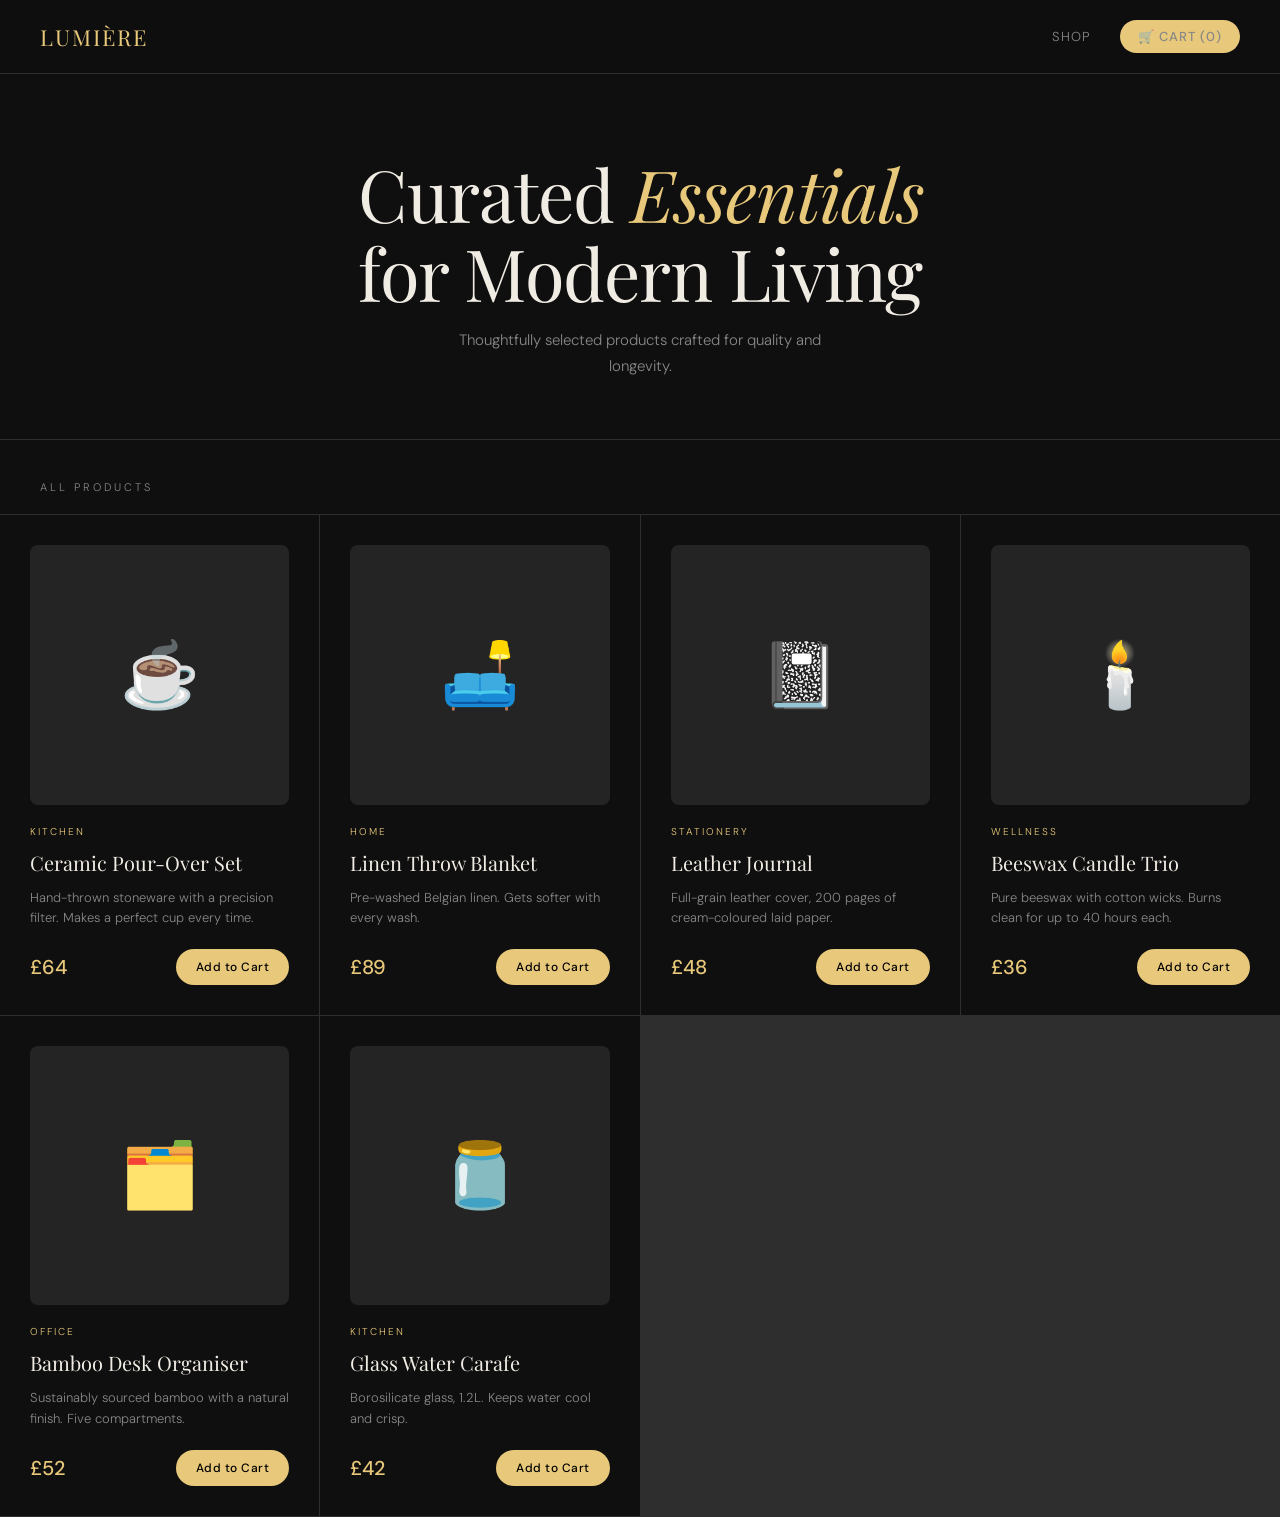
<file: index.html>
<!DOCTYPE html>
<html lang="en">
<head>
  <meta charset="UTF-8" />
  <meta name="viewport" content="width=device-width, initial-scale=1.0" />
  <title>Lumière — Premium Shop</title>
  <link rel="stylesheet" href="style.css" />
</head>
<body>

  <!-- TEALIUM TAG WILL GO HERE (Step 3) -->
  <script type="text/javascript">
var utag_data = {
  page_type    : "home",
  site_section : "shop"

}
</script>
<!-- Loading script asynchronously -->
<script type="text/javascript">
    (function(a,b,c,d){
    a='https://tags.tiqcdn.com/utag/analyticsintelligence-training/main/dev/utag.js';
    b=document;c='script';d=b.createElement(c);d.src=a;d.type='text/java'+c;d.async=true;
    a=b.getElementsByTagName(c)[0];a.parentNode.insertBefore(d,a);
    })();
</script>

  <nav>
    <div class="nav-logo">LUMIÈRE</div>
    <div class="nav-links">
      <a href="index.html">Shop</a>
      <a href="cart.html" class="cart-icon">🛒 Cart (<span id="cart-count">0</span>)</a>
    </div>
  </nav>

  <section class="hero">
    <h1>Curated <span>Essentials</span><br>for Modern Living</h1>
    <p>Thoughtfully selected products crafted for quality and longevity.</p>
  </section>

  <div class="section-label">All Products</div>

  <div class="product-grid" id="product-grid"></div>

  <div class="toast" id="toast"></div>

  <script>
    const products = [
      { id: 1, name: "Ceramic Pour-Over Set", category: "Kitchen", price: 64, emoji: "☕", desc: "Hand-thrown stoneware with a precision filter. Makes a perfect cup every time." },
      { id: 2, name: "Linen Throw Blanket", category: "Home", price: 89, emoji: "🛋️", desc: "Pre-washed Belgian linen. Gets softer with every wash." },
      { id: 3, name: "Leather Journal", category: "Stationery", price: 48, emoji: "📓", desc: "Full-grain leather cover, 200 pages of cream-coloured laid paper." },
      { id: 4, name: "Beeswax Candle Trio", category: "Wellness", price: 36, emoji: "🕯️", desc: "Pure beeswax with cotton wicks. Burns clean for up to 40 hours each." },
      { id: 5, name: "Bamboo Desk Organiser", category: "Office", price: 52, emoji: "🗂️", desc: "Sustainably sourced bamboo with a natural finish. Five compartments." },
      { id: 6, name: "Glass Water Carafe", category: "Kitchen", price: 42, emoji: "🫙", desc: "Borosilicate glass, 1.2L. Keeps water cool and crisp." },
    ];

    function getCart() {
      return JSON.parse(localStorage.getItem('lumiere_cart') || '[]');
    }

    function saveCart(cart) {
      localStorage.setItem('lumiere_cart', JSON.stringify(cart));
      document.getElementById('cart-count').textContent = cart.reduce((s, i) => s + i.qty, 0);
    }

    function showToast(msg) {
      const t = document.getElementById('toast');
      t.textContent = msg;
      t.classList.add('show');
      setTimeout(() => t.classList.remove('show'), 2500);
    }

    function addToCart(product) {
      const cart = getCart();
      const existing = cart.find(i => i.id === product.id);
      if (existing) {
        existing.qty++;
      } else {
        cart.push({ ...product, qty: 1 });
      }
      saveCart(cart);
      showToast(`${product.name} added to cart`);
    }

    function renderProducts() {
      const grid = document.getElementById('product-grid');
      grid.innerHTML = products.map(p => `
        <div class="product-card" onclick="window.location='product.html?id=${p.id}'">
          <div class="product-image">${p.emoji}</div>
          <div class="product-category">${p.category}</div>
          <div class="product-name">${p.name}</div>
          <div class="product-desc">${p.desc}</div>
          <div class="product-footer">
            <div class="product-price">£${p.price}</div>
            <button class="btn" onclick="event.stopPropagation(); addToCart(${JSON.stringify(p).replace(/"/g, '&quot;')})">Add to Cart</button>
          </div>
        </div>
      `).join('');
    }

    // Init
    saveCart(getCart());
    renderProducts();
  </script>
</body>
</html>
</file>
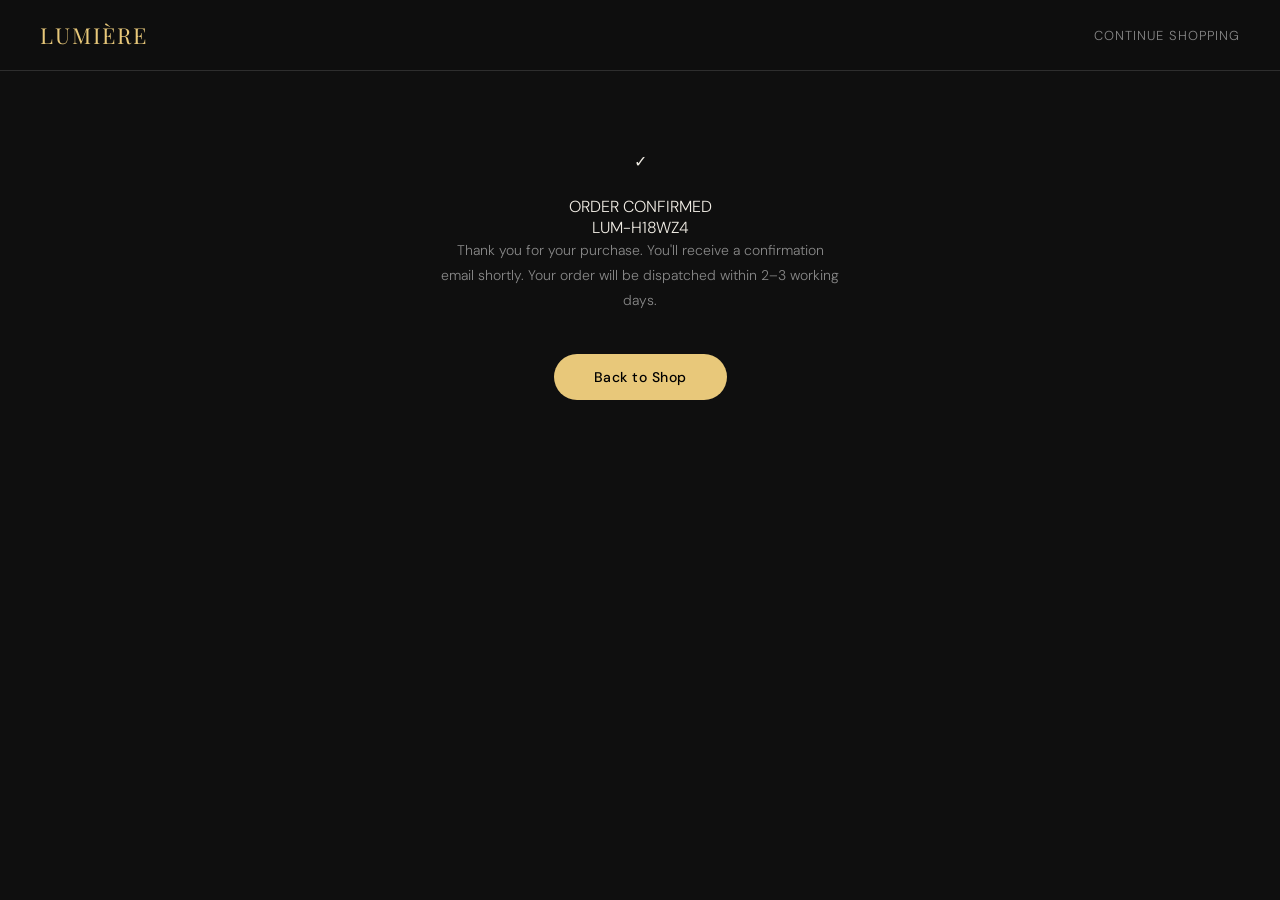
<file: checkout.html>
<!DOCTYPE html>
<html lang="en">
<head>
  <meta charset="UTF-8" />
  <meta name="viewport" content="width=device-width, initial-scale=1.0" />
  <title>Order Confirmed — Lumière</title>
  <link rel="stylesheet" href="style.css" />
</head>
<body>

  <!-- TEALIUM TAG WILL GO HERE (Step 3) -->
  <script type="text/javascript">
var utag_data = {
   page_type   : "checkout",
   order_id    : "LUM-ABC123",
   order_total : "133.99"
}
</script>
<!-- Loading script asynchronously -->
<script type="text/javascript">
    (function(a,b,c,d){
    a='https://tags.tiqcdn.com/utag/analyticsintelligence-training/main/dev/utag.js';
    b=document;c='script';d=b.createElement(c);d.src=a;d.type='text/java'+c;d.async=true;
    a=b.getElementsByTagName(c)[0];a.parentNode.insertBefore(d,a);
    })();
</script>
 
 

  <nav>
    <div class="nav-logo">LUMIÈRE</div>
    <div class="nav-links">
      <a href="index.html">Continue Shopping</a>
    </div>
  </nav>

  <div class="page-container" style="text-align:center; padding-top: 80px;">
    <div class="success-icon" style="margin: 0 auto 24px;">✓</div>
    <div class="order-ref">ORDER CONFIRMED</div>
    <div class="order-number" id="order-number"></div>
    <p style="color: var(--text-muted); font-size: 14px; max-width: 400px; margin: 0 auto 40px; line-height: 1.8;">
      Thank you for your purchase. You'll receive a confirmation email shortly. Your order will be dispatched within 2–3 working days.
    </p>

    <div id="order-summary" style="text-align:left; margin-bottom: 40px;"></div>

    <a href="index.html">
      <button class="btn" style="padding: 14px 40px; font-size: 14px;">Back to Shop</button>
    </a>
  </div>

  <script>
    // Generate order reference
    const ref = 'LUM-' + Math.random().toString(36).substring(2, 8).toUpperCase();
    document.getElementById('order-number').textContent = ref;

    // Show order summary from cart
    const cart = JSON.parse(localStorage.getItem('lumiere_cart') || '[]');
    if (cart.length > 0) {
      const total = cart.reduce((s, i) => s + i.price * i.qty, 0);
      document.getElementById('order-summary').innerHTML = `
        <div class="cart-summary" style="max-width:500px; margin: 0 auto;">
          <div class="summary-row" style="font-size:11px;letter-spacing:2px;text-transform:uppercase;margin-bottom:16px">
            <span>Items Ordered</span>
          </div>
          ${cart.map(i => `
            <div class="summary-row">
              <span>${i.emoji} ${i.name} × ${i.qty}</span>
              <span>£${(i.price * i.qty).toFixed(2)}</span>
            </div>
          `).join('')}
          <div class="summary-total">
            <span>Total Paid</span>
            <span>£${(total + (total > 75 ? 0 : 5.99)).toFixed(2)}</span>
          </div>
        </div>
      `;
      // Clear cart after checkout
      localStorage.removeItem('lumiere_cart');
    }
  </script>
</body>
</html>
</file>
<file: style.css>
@import url('https://fonts.googleapis.com/css2?family=Playfair+Display:wght@400;700&family=DM+Sans:wght@300;400;500&display=swap');

:root {
  --bg: #0f0f0f;
  --surface: #1a1a1a;
  --surface2: #242424;
  --border: #2e2e2e;
  --accent: #e8c87a;
  --accent-dim: #c9a84c;
  --text: #f0ece4;
  --text-muted: #888;
  --danger: #e05a5a;
  --radius: 8px;
}

* { margin: 0; padding: 0; box-sizing: border-box; }

body {
  background: var(--bg);
  color: var(--text);
  font-family: 'DM Sans', sans-serif;
  font-weight: 300;
  min-height: 100vh;
}

a { color: inherit; text-decoration: none; }

nav {
  display: flex;
  justify-content: space-between;
  align-items: center;
  padding: 20px 40px;
  border-bottom: 1px solid var(--border);
  position: sticky;
  top: 0;
  background: rgba(15,15,15,0.95);
  backdrop-filter: blur(10px);
  z-index: 100;
}

.nav-logo {
  font-family: 'Playfair Display', serif;
  font-size: 22px;
  letter-spacing: 2px;
  color: var(--accent);
}

.nav-links { display: flex; gap: 30px; align-items: center; }
.nav-links a { font-size: 13px; letter-spacing: 1px; text-transform: uppercase; color: var(--text-muted); transition: color 0.2s; }
.nav-links a:hover { color: var(--text); }

.cart-icon {
  background: var(--accent);
  color: #000;
  padding: 8px 18px;
  border-radius: 40px;
  font-size: 13px;
  font-weight: 500;
  letter-spacing: 0.5px;
  transition: background 0.2s;
}
.cart-icon:hover { background: var(--accent-dim); color: #000; }

.hero {
  text-align: center;
  padding: 80px 40px 60px;
  border-bottom: 1px solid var(--border);
}
.hero h1 {
  font-family: 'Playfair Display', serif;
  font-size: clamp(36px, 6vw, 72px);
  font-weight: 400;
  letter-spacing: -1px;
  line-height: 1.1;
  margin-bottom: 16px;
}
.hero h1 span { color: var(--accent); font-style: italic; }
.hero p { color: var(--text-muted); font-size: 15px; max-width: 420px; margin: 0 auto; line-height: 1.7; }

.section-label {
  padding: 40px 40px 20px;
  font-size: 11px;
  letter-spacing: 3px;
  text-transform: uppercase;
  color: var(--text-muted);
}

.product-grid {
  display: grid;
  grid-template-columns: repeat(auto-fill, minmax(260px, 1fr));
  gap: 1px;
  background: var(--border);
  border-top: 1px solid var(--border);
  border-bottom: 1px solid var(--border);
}

.product-card {
  background: var(--bg);
  padding: 30px;
  cursor: pointer;
  transition: background 0.2s;
  display: flex;
  flex-direction: column;
  gap: 12px;
}
.product-card:hover { background: var(--surface); }

.product-image {
  width: 100%;
  aspect-ratio: 1;
  border-radius: var(--radius);
  display: flex;
  align-items: center;
  justify-content: center;
  font-size: 64px;
  background: var(--surface2);
  margin-bottom: 8px;
}

.product-category { font-size: 10px; letter-spacing: 2px; text-transform: uppercase; color: var(--accent); }

.product-name {
  font-family: 'Playfair Display', serif;
  font-size: 20px;
  font-weight: 400;
  line-height: 1.3;
}

.product-desc { font-size: 13px; color: var(--text-muted); line-height: 1.6; flex: 1; }

.product-footer {
  display: flex;
  justify-content: space-between;
  align-items: center;
  margin-top: 8px;
}

.product-price { font-size: 20px; font-weight: 500; color: var(--accent); }

.btn {
  background: var(--accent);
  color: #000;
  border: none;
  padding: 10px 20px;
  border-radius: 40px;
  font-size: 12px;
  font-weight: 500;
  letter-spacing: 0.5px;
  cursor: pointer;
  transition: background 0.2s, transform 0.1s;
  font-family: 'DM Sans', sans-serif;
}
.btn:hover { background: var(--accent-dim); }
.btn:active { transform: scale(0.97); }

.btn-outline {
  background: transparent;
  color: var(--text);
  border: 1px solid var(--border);
}
.btn-outline:hover { background: var(--surface2); }

.btn-large { padding: 14px 32px; font-size: 14px; width: 100%; border-radius: var(--radius); margin-top: 8px; }

.toast {
  position: fixed;
  bottom: 30px;
  right: 30px;
  background: var(--surface);
  border: 1px solid var(--accent);
  color: var(--text);
  padding: 14px 24px;
  border-radius: var(--radius);
  font-size: 13px;
  opacity: 0;
  transform: translateY(10px);
  transition: all 0.3s;
  z-index: 999;
  pointer-events: none;
}
.toast.show { opacity: 1; transform: translateY(0); }

.page-container { max-width: 800px; margin: 0 auto; padding: 50px 40px; }
.page-title { font-family: 'Playfair Display', serif; font-size: 36px; font-weight: 400; margin-bottom: 8px; }
.page-subtitle { color: var(--text-muted); font-size: 13px; margin-bottom: 40px; }

.cart-item {
  display: flex;
  align-items: center;
  gap: 20px;
  padding: 24px 0;
  border-bottom: 1px solid var(--border);
}
.cart-item-emoji { font-size: 40px; width: 64px; text-align: center; }
.cart-item-info { flex: 1; }
.cart-item-name { font-family: 'Playfair Display', serif; font-size: 18px; margin-bottom: 4px; }
.cart-item-meta { font-size: 12px; color: var(--text-muted); }
.cart-item-price { font-size: 18px; color: var(--accent); font-weight: 500; margin-right: 16px; }

.cart-summary {
  background: var(--surface);
  border: 1px solid var(--border);
  border-radius: var(--radius);
  padding: 28px;
  margin-top: 30px;
}
.summary-row { display: flex; justify-content: space-between; font-size: 13px; color: var(--text-muted); margin-bottom: 12px; }
.summary-total {
  display: flex;
  justify-content: space-between;
  font-size: 20px;
  font-weight: 500;
  padding-top: 16px;
  border-top: 1px solid var(--border);
  margin-top: 8px;
}
.summary-total span:last-child { color: var(--accent); }

.product-detail {
  display: grid;
  grid-template-columns: 1fr 1fr;
  gap: 60px;
  padding: 60px 40px;
  max-width: 1000px;
  margin: 0 auto;
}
.detail-image {
  aspect-ratio: 1;
  background: var(--surface);
  border-radius: var(--radius);
  display: flex;
  align-items: center;
  justify-content: center;
  font-size: 120px;
  border: 1px solid var(--border);
}
.detail-info { display: flex; flex-direction: column; gap: 20px; padding-top: 10px; }
.detail-category { font-size: 11px; letter-spacing: 3px; text-transform: uppercase; color: var(--accent); }
.detail-name { font-family: 'Playfair Display', serif; font-size: 36px; font-weight: 400; line-height: 1.2; }
.detail-price { font-size: 28px; color: var(--accent); font-weight: 500; }
.detail-desc { font-size: 14px; color: var(--text-muted); line-height: 1.8; }

.empty-state { text-align: center; padding: 80px 40px; color: var(--text-muted); }
.empty-state .icon { font-size: 64px; margin-bottom: 20px; }
.empty-state h2 { font-family: 'Playfair Display', serif; font-weight: 400; font-size: 24px; margin-bottom: 10px; color: var(--text); }

@media (max-width: 600px) {
  nav { padding: 16px 20px; }
  .product-detail { grid-template-columns: 1fr; gap: 30px; padding: 30px 20px; }
  .page-container { padding: 30px 20px; }
  .hero { padding: 50px 20px 40px; }
}
</file>
